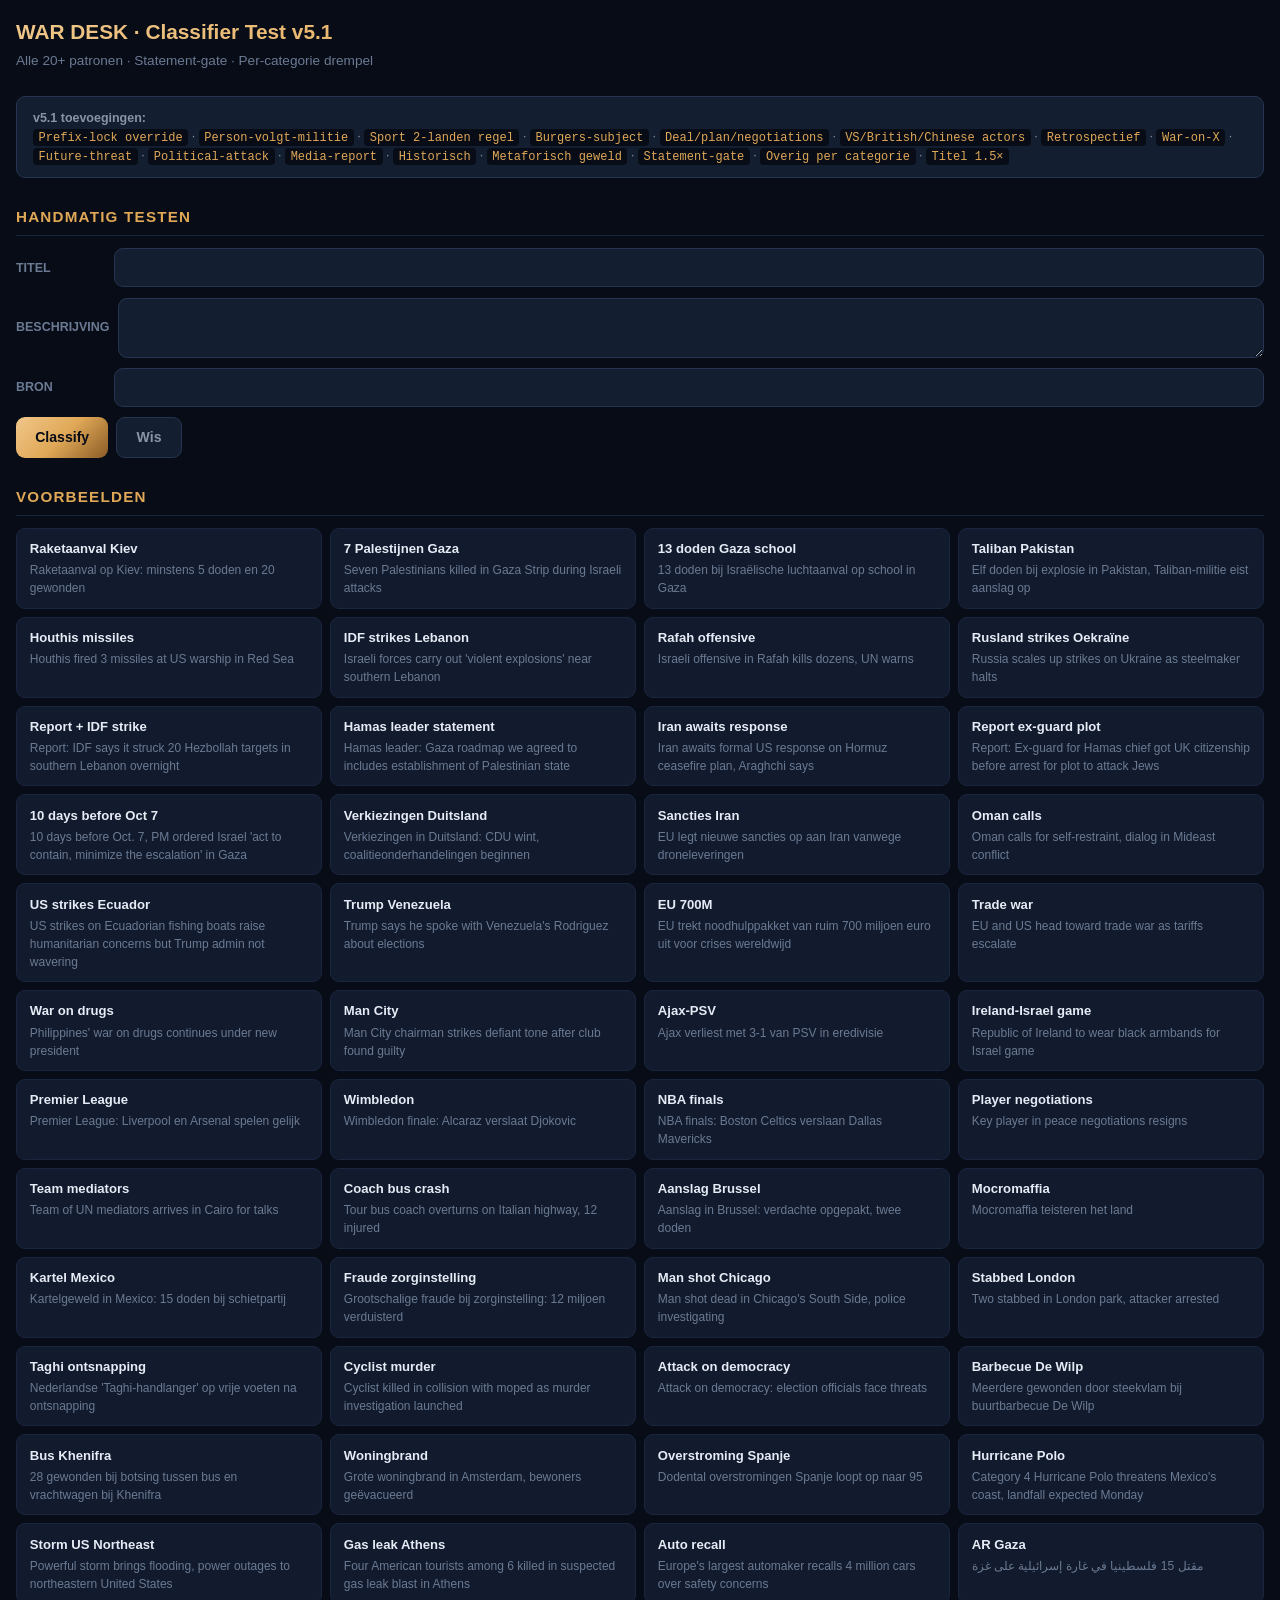
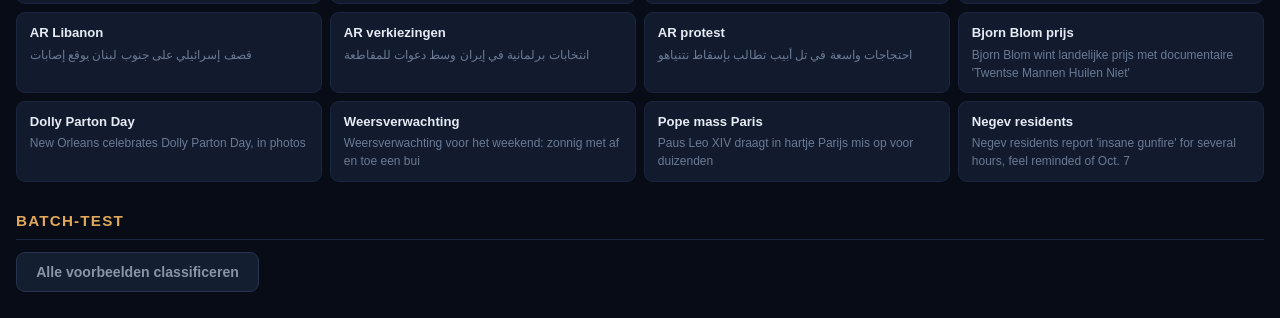
<file: classifier-test.html>
<!DOCTYPE html>
<html lang="nl">
<head>
<meta charset="UTF-8">
<meta name="viewport" content="width=device-width, initial-scale=1.0">
<title>WAR DESK · Classifier Test v5.1</title>
<style>
  :root {
    --bg:#070c16; --bg-3:#131e30; --card:#111b2d; --card-hover:#18253c;
    --line:#1a2540; --line-2:#26344f;
    --ink:#e6ebf5; --ink-2:#8a94a8; --ink-3:#6b7a93;
    --amber:#e0a857; --amber-2:#f0c78a; --amber-3:#8a5c26;
    --militair:#e63950; --crime:#a855f7; --politiek:#3b82f6;
    --protest:#f59e0b; --civiel:#6b7a93; --sport:#10b981; --overig:#6b7280;
    --good:#10b981; --warn:#f59e0b; --bad:#ef4444;
  }
  * { box-sizing: border-box; margin: 0; padding: 0; }
  body { font-family: 'Inter', -apple-system, sans-serif; background: var(--bg); color: var(--ink); padding: 1rem; line-height: 1.5; font-size: 15px; }
  h1 { font-size: 1.3rem; background: linear-gradient(135deg, var(--amber-2), var(--amber), var(--amber-3)); -webkit-background-clip: text; background-clip: text; -webkit-text-fill-color: transparent; margin-bottom: .25rem; }
  .subtitle { color: var(--ink-3); font-size: .85rem; margin-bottom: 1.5rem; }
  h2 { font-size: .95rem; color: var(--amber); text-transform: uppercase; letter-spacing: .08em; margin: 1.75rem 0 .75rem; padding-bottom: .4rem; border-bottom: 1px solid var(--line); }
  .row { display: flex; gap: .5rem; margin-bottom: .65rem; flex-wrap: wrap; }
  .row label { font-size: .78rem; color: var(--ink-3); min-width: 90px; align-self: center; font-weight: 600; text-transform: uppercase; }
  input, textarea { flex: 1; min-width: 200px; padding: .65rem .85rem; background: var(--bg-3); border: 1px solid var(--line-2); color: var(--ink); border-radius: 9px; font-size: .9rem; font-family: inherit; outline: none; }
  input:focus, textarea:focus { border-color: var(--amber); }
  textarea { min-height: 60px; }
  button { padding: .7rem 1.2rem; background: linear-gradient(135deg, var(--amber-2), var(--amber), var(--amber-3)); color: #070c16; border: none; border-radius: 9px; font-weight: 700; font-size: .88rem; cursor: pointer; font-family: inherit; }
  button.secondary { background: var(--bg-3); color: var(--ink-2); border: 1px solid var(--line-2); }
  .result { background: var(--card); border: 1px solid var(--line); border-radius: 12px; padding: 1.1rem 1.25rem; margin-top: 1rem; }
  .result.cat-militair { border-left: 4px solid var(--militair); }
  .result.cat-crime { border-left: 4px solid var(--crime); }
  .result.cat-politiek { border-left: 4px solid var(--politiek); }
  .result.cat-protest { border-left: 4px solid var(--protest); }
  .result.cat-civiel { border-left: 4px solid var(--civiel); }
  .result.cat-sport { border-left: 4px solid var(--sport); }
  .result.cat-overig { border-left: 4px solid var(--overig); }
  .result-header { display: flex; align-items: center; gap: .6rem; flex-wrap: wrap; margin-bottom: .75rem; padding-bottom: .75rem; border-bottom: 1px solid var(--line); }
  .badge { display: inline-flex; align-items: center; gap: .4rem; padding: .35rem .85rem; border-radius: 999px; font-size: .82rem; font-weight: 700; text-transform: uppercase; }
  .badge.militair { background: rgba(230,57,80,.15); color: #ff6070; border: 1px solid rgba(230,57,80,.4); }
  .badge.crime { background: rgba(168,85,247,.15); color: #c084fc; border: 1px solid rgba(168,85,247,.4); }
  .badge.politiek { background: rgba(59,130,246,.15); color: #60a5fa; border: 1px solid rgba(59,130,246,.4); }
  .badge.protest { background: rgba(245,158,11,.15); color: #fbbf24; border: 1px solid rgba(245,158,11,.4); }
  .badge.civiel { background: rgba(107,122,147,.15); color: #8a94a8; border: 1px solid rgba(107,122,147,.4); }
  .badge.sport { background: rgba(16,185,129,.15); color: #34d399; border: 1px solid rgba(16,185,129,.4); }
  .badge.overig { background: rgba(107,114,128,.15); color: #9ca3af; border: 1px solid rgba(107,114,128,.4); }
  .badge.subtype { background: var(--bg-3); color: var(--ink-2); border: 1px solid var(--line-2); }
  .badge.lang { background: var(--bg-3); color: #93c5fd; border: 1px solid rgba(59,130,246,.4); }
  .conf { margin-left: auto; font-size: .8rem; color: var(--ink-3); display: flex; align-items: center; gap: .5rem; }
  .conf-bar { width: 100px; height: 6px; background: var(--bg-3); border-radius: 3px; overflow: hidden; }
  .conf-fill { height: 100%; background: var(--good); }
  .conf-fill.med { background: var(--warn); }
  .conf-fill.low { background: var(--bad); }
  .scores-grid { display: grid; grid-template-columns: repeat(5, 1fr); gap: .4rem; margin-top: .75rem; }
  .score-box { background: var(--bg-3); border: 1px solid var(--line-2); border-radius: 8px; padding: .55rem .35rem; text-align: center; }
  .score-box .cat { font-size: .6rem; text-transform: uppercase; font-weight: 700; margin-bottom: .2rem; color: var(--ink-3); }
  .score-box .val { font-size: 1.2rem; font-weight: 800; }
  .score-box.militair .val { color: var(--militair); }
  .score-box.crime .val { color: var(--crime); }
  .score-box.politiek .val { color: var(--politiek); }
  .score-box.protest .val { color: var(--protest); }
  .score-box.civiel .val { color: var(--civiel); }
  .signals { margin-top: .75rem; padding-top: .75rem; border-top: 1px solid var(--line); font-size: .82rem; }
  .signal-line { margin-bottom: .35rem; }
  .signal-cat { font-weight: 700; color: var(--ink); }
  .signal-word { display: inline-block; background: var(--bg-3); border: 1px solid var(--line-2); padding: .1rem .45rem; margin: .1rem .15rem; border-radius: 5px; font-size: .72rem; }
  .meta-line { margin-top: .5rem; padding-top: .5rem; border-top: 1px solid var(--line); font-size: .75rem; color: var(--ink-3); }
  .meta-tag { display: inline-block; background: var(--bg-3); border: 1px solid var(--line-2); padding: .15rem .5rem; margin-right: .3rem; margin-bottom: .2rem; border-radius: 5px; }
  .meta-tag.ok { color: var(--good); border-color: rgba(16,185,129,.4); }
  .meta-tag.warn { color: var(--warn); border-color: rgba(245,158,11,.4); }
  .meta-tag.info { color: #60a5fa; border-color: rgba(59,130,246,.4); }
  .meta-tag.sport { color: var(--sport); border-color: rgba(16,185,129,.4); }
  .presets { display: grid; grid-template-columns: repeat(auto-fill, minmax(300px, 1fr)); gap: .5rem; margin-top: .75rem; }
  .preset { background: var(--card); border: 1px solid var(--line); border-radius: 9px; padding: .65rem .8rem; cursor: pointer; font-size: .82rem; }
  .preset:hover { background: var(--card-hover); border-color: var(--amber); }
  .preset-title { font-weight: 700; margin-bottom: .15rem; }
  .preset-desc { color: var(--ink-3); font-size: .75rem; }
  .batch-table { width: 100%; border-collapse: collapse; margin-top: .75rem; font-size: .78rem; }
  .batch-table th { text-align: left; padding: .5rem .45rem; background: var(--bg-3); color: var(--ink-3); font-size: .65rem; text-transform: uppercase; border-bottom: 1px solid var(--line-2); }
  .batch-table td { padding: .5rem .45rem; border-bottom: 1px solid var(--line); }
  .batch-table .cat-cell { font-weight: 700; white-space: nowrap; }
  .batch-table .cat-militair { color: var(--militair); }
  .batch-table .cat-crime { color: var(--crime); }
  .batch-table .cat-politiek { color: var(--politiek); }
  .batch-table .cat-protest { color: var(--protest); }
  .batch-table .cat-civiel { color: var(--civiel); }
  .batch-table .cat-sport { color: var(--sport); }
  .batch-table .cat-overig { color: var(--overig); }
  .legend { background: var(--bg-3); border: 1px solid var(--line-2); border-radius: 9px; padding: .75rem 1rem; font-size: .78rem; color: var(--ink-2); margin-top: 1rem; }
  .legend code { background: var(--bg); padding: .1rem .35rem; border-radius: 4px; color: var(--amber); font-size: .75rem; }
  .stat-row { display: grid; grid-template-columns: repeat(auto-fit, minmax(120px, 1fr)); gap: .5rem; margin-top: .75rem; }
  .stat-box { background: var(--card); border: 1px solid var(--line); border-radius: 9px; padding: .6rem .75rem; text-align: center; }
  .stat-box .v { font-size: 1.4rem; font-weight: 800; }
  .stat-box .k { font-size: .68rem; color: var(--ink-3); text-transform: uppercase; }
  .stat-box.good .v { color: var(--good); }
  .stat-box.warn .v { color: var(--warn); }
  .stat-box.bad .v { color: var(--bad); }
</style>
</head>
<body>

<h1>WAR DESK · Classifier Test v5.1</h1>
<div class="subtitle">Alle 20+ patronen · Statement-gate · Per-categorie drempel</div>

<div class="legend">
  <strong>v5.1 toevoegingen:</strong><br>
  <code>Prefix-lock override</code> ·
  <code>Person-volgt-militie</code> ·
  <code>Sport 2-landen regel</code> ·
  <code>Burgers-subject</code> ·
  <code>Deal/plan/negotiations</code> ·
  <code>VS/British/Chinese actors</code> ·
  <code>Retrospectief</code> ·
  <code>War-on-X</code> ·
  <code>Future-threat</code> ·
  <code>Political-attack</code> ·
  <code>Media-report</code> ·
  <code>Historisch</code> ·
  <code>Metaforisch geweld</code> ·
  <code>Statement-gate</code> ·
  <code>Overig per categorie</code> ·
  <code>Titel 1.5×</code>
</div>

<h2>Handmatig testen</h2>
<div class="row"><label>Titel</label><input type="text" id="inTitle"></div>
<div class="row"><label>Beschrijving</label><textarea id="inDesc"></textarea></div>
<div class="row"><label>Bron</label><input type="text" id="inSource"></div>
<div class="row">
  <button id="btnClassify">Classify</button>
  <button class="secondary" id="btnClear">Wis</button>
</div>
<div id="result"></div>

<h2>Voorbeelden</h2>
<div class="presets" id="presets"></div>

<h2>Batch-test</h2>
<div class="row"><button class="secondary" id="btnBatch">Alle voorbeelden classificeren</button></div>
<div id="batchResult"></div>

<script src="classifier.js?v=5.1"></script>
<script>
(function(){
  "use strict";

  var PRESETS = [
    /* MILITAIR — echte acties */
    { label:"Raketaanval Kiev", title:"Raketaanval op Kiev: minstens 5 doden en 20 gewonden", desc:"Rusland heeft raketten afgevuurd op Kiev.", source:"Reuters", expected:"militair" },
    { label:"7 Palestijnen Gaza", title:"Seven Palestinians killed in Gaza Strip during Israeli attacks", desc:"The Health Ministry says seven Palestinians were killed in Israeli strikes.", source:"Al Jazeera", expected:"militair" },
    { label:"13 doden Gaza school", title:"13 doden bij Israëlische luchtaanval op school in Gaza", desc:"Bij een Israëlische luchtaanval zijn dertien mensen gedood.", source:"NOS", expected:"militair" },
    { label:"Taliban Pakistan", title:"Elf doden bij explosie in Pakistan, Taliban-militie eist aanslag op", desc:"Bij een explosie in Pakistan zijn elf mensen omgekomen.", source:"NOS", expected:"militair" },
    { label:"Houthis missiles", title:"Houthis fired 3 missiles at US warship in Red Sea", desc:"Houthi forces fired three missiles at a US warship.", source:"Al Jazeera", expected:"militair" },
    { label:"IDF strikes Lebanon", title:"Israeli forces carry out 'violent explosions' near southern Lebanon", desc:"Israeli forces carried out explosions near Khiam.", source:"Al Jazeera", expected:"militair" },
    { label:"Rafah offensive", title:"Israeli offensive in Rafah kills dozens, UN warns", desc:"Israeli forces launched an offensive in Rafah.", source:"Reuters", expected:"militair" },
    { label:"Rusland strikes Oekraïne", title:"Russia scales up strikes on Ukraine as steelmaker halts", desc:"Russia has intensified its missile strikes on Ukrainian infrastructure.", source:"Reuters", expected:"militair" },
    { label:"Report + IDF strike", title:"Report: IDF says it struck 20 Hezbollah targets in southern Lebanon overnight", desc:"The IDF said it struck 20 Hezbollah targets.", source:"Times of Israel", expected:"militair" },

    /* POLITIEK — statements/retrospectief */
    { label:"Hamas leader statement", title:"Hamas leader: Gaza roadmap we agreed to includes establishment of Palestinian state", desc:"A Hamas leader said the roadmap includes a Palestinian state.", source:"Al Jazeera", expected:"politiek" },
    { label:"Iran awaits response", title:"Iran awaits formal US response on Hormuz ceasefire plan, Araghchi says", desc:"Iran's foreign minister says Iran awaits a response.", source:"Reuters", expected:"politiek" },
    { label:"Report ex-guard plot", title:"Report: Ex-guard for Hamas chief got UK citizenship before arrest for plot to attack Jews", desc:"According to a report, a former guard got UK citizenship.", source:"Times of Israel", expected:"politiek" },
    { label:"10 days before Oct 7", title:"10 days before Oct. 7, PM ordered Israel 'act to contain, minimize the escalation' in Gaza", desc:"A report says the PM ordered Israel to act.", source:"Haaretz", expected:"politiek" },
    { label:"Verkiezingen Duitsland", title:"Verkiezingen in Duitsland: CDU wint, coalitieonderhandelingen beginnen", desc:"CDU heeft gewonnen.", source:"NOS", expected:"politiek" },
    { label:"Sancties Iran", title:"EU legt nieuwe sancties op aan Iran vanwege droneleveringen", desc:"De EU heeft sancties aangekondigd.", source:"Reuters", expected:"politiek" },
    { label:"Oman calls", title:"Oman calls for self-restraint, dialog in Mideast conflict", desc:"Oman called for restraint and dialogue.", source:"Reuters", expected:"politiek" },
    { label:"US strikes Ecuador", title:"US strikes on Ecuadorian fishing boats raise humanitarian concerns but Trump admin not wavering", desc:"The US strikes raise concerns.", source:"Reuters", expected:"politiek" },
    { label:"Trump Venezuela", title:"Trump says he spoke with Venezuela's Rodriguez about elections", desc:"Trump said he spoke with Rodriguez.", source:"Reuters", expected:"politiek" },
    { label:"EU 700M", title:"EU trekt noodhulppakket van ruim 700 miljoen euro uit voor crises wereldwijd", desc:"De EU heeft noodhulp aangekondigd.", source:"NOS", expected:"politiek" },
    { label:"Trade war", title:"EU and US head toward trade war as tariffs escalate", desc:"Trade war between EU and US.", source:"Reuters", expected:"politiek" },
    { label:"War on drugs", title:"Philippines' war on drugs continues under new president", desc:"The war on drugs continues.", source:"AP", expected:"politiek" },

    /* SPORT — verborgen */
    { label:"Man City", title:"Man City chairman strikes defiant tone after club found guilty", desc:"Manchester City chairman responded.", source:"BBC Sport", expected:"sport" },
    { label:"Ajax-PSV", title:"Ajax verliest met 3-1 van PSV in eredivisie", desc:"Ajax verloor van PSV.", source:"NOS Sport", expected:"sport" },
    { label:"Ireland-Israel game", title:"Republic of Ireland to wear black armbands for Israel game", desc:"Ireland to wear armbands for Israel game.", source:"BBC", expected:"sport" },
    { label:"Premier League", title:"Premier League: Liverpool en Arsenal spelen gelijk", desc:"Liverpool en Arsenal speelden gelijk.", source:"BBC Sport", expected:"sport" },
    { label:"Wimbledon", title:"Wimbledon finale: Alcaraz verslaat Djokovic", desc:"Alcaraz won van Djokovic.", source:"Eurosport", expected:"sport" },
    { label:"NBA finals", title:"NBA finals: Boston Celtics verslaan Dallas Mavericks", desc:"Boston Celtics wonnen.", source:"ESPN", expected:"sport" },

    /* SPORT-grensgevallen — moeten NIET sport zijn */
    { label:"Player negotiations", title:"Key player in peace negotiations resigns", desc:"A key player resigned.", source:"Reuters", expected:"politiek" },
    { label:"Team mediators", title:"Team of UN mediators arrives in Cairo for talks", desc:"A team of UN mediators arrived.", source:"Reuters", expected:"politiek" },
    { label:"Coach bus crash", title:"Tour bus coach overturns on Italian highway, 12 injured", desc:"A coach overturned.", source:"ANSA", expected:"civiel" },

    /* CRIME */
    { label:"Aanslag Brussel", title:"Aanslag in Brussel: verdachte opgepakt, twee doden", desc:"Bij een aanslag in Brussel zijn twee mensen omgekomen.", source:"VRT NWS", expected:"crime" },
    { label:"Mocromaffia", title:"Mocromaffia teisteren het land", desc:"De Mocromaffia teistert Nederland.", source:"De Telegraaf", expected:"crime" },
    { label:"Kartel Mexico", title:"Kartelgeweld in Mexico: 15 doden bij schietpartij", desc:"Bij een schietpartij zijn 15 mensen omgekomen.", source:"Reuters", expected:"crime" },
    { label:"Fraude zorginstelling", title:"Grootschalige fraude bij zorginstelling: 12 miljoen verduisterd", desc:"12 miljoen euro verduisterd.", source:"FD", expected:"crime" },
    { label:"Man shot Chicago", title:"Man shot dead in Chicago's South Side, police investigating", desc:"A man was shot dead.", source:"CBS News", expected:"crime" },
    { label:"Stabbed London", title:"Two stabbed in London park, attacker arrested", desc:"Two stabbed in London park.", source:"BBC", expected:"crime" },
    { label:"Taghi ontsnapping", title:"Nederlandse 'Taghi-handlanger' op vrije voeten na ontsnapping", desc:"Handlanger ontsnapte.", source:"AD.nl", expected:"crime" },
    { label:"Cyclist murder", title:"Cyclist killed in collision with moped as murder investigation launched", desc:"A cyclist was killed and a murder investigation is underway.", source:"NOS", expected:"crime" },
    { label:"Attack on democracy", title:"Attack on democracy: election officials face threats", desc:"Election officials face threats.", source:"AP", expected:"politiek" },

    /* CIVIEL */
    { label:"Barbecue De Wilp", title:"Meerdere gewonden door steekvlam bij buurtbarbecue De Wilp", desc:"Gewonden bij barbecue.", source:"AD.nl", expected:"civiel" },
    { label:"Bus Khenifra", title:"28 gewonden bij botsing tussen bus en vrachtwagen bij Khenifra", desc:"28 gewonden bij botsing.", source:"MAROKKO.nl", expected:"civiel" },
    { label:"Woningbrand", title:"Grote woningbrand in Amsterdam, bewoners geëvacueerd", desc:"Grote woningbrand.", source:"AT5", expected:"civiel" },
    { label:"Overstroming Spanje", title:"Dodental overstromingen Spanje loopt op naar 95", desc:"Dodental naar 95.", source:"El País", expected:"civiel" },
    { label:"Hurricane Polo", title:"Category 4 Hurricane Polo threatens Mexico's coast, landfall expected Monday", desc:"Hurricane Polo threatens Mexico.", source:"Reuters", expected:"civiel" },
    { label:"Storm US Northeast", title:"Powerful storm brings flooding, power outages to northeastern United States", desc:"Storm brings flooding to US Northeast.", source:"AP", expected:"civiel" },
    { label:"Gas leak Athens", title:"Four American tourists among 6 killed in suspected gas leak blast in Athens", desc:"Six died in a suspected gas leak explosion.", source:"France24", expected:"civiel" },
    { label:"Auto recall", title:"Europe's largest automaker recalls 4 million cars over safety concerns", desc:"Automaker recalls cars.", source:"Reuters", expected:"civiel" },

    /* ARABISCH */
    { label:"AR Gaza", title:"مقتل 15 فلسطينيا في غارة إسرائيلية على غزة", desc:"قتل 15 فلسطينيا.", source:"Al Jazeera AR", expected:"militair" },
    { label:"AR Libanon", title:"قصف إسرائيلي على جنوب لبنان يوقع إصابات", desc:"قصف إسرائيلي.", source:"Anadolu AR", expected:"militair" },
    { label:"AR verkiezingen", title:"انتخابات برلمانية في إيران وسط دعوات للمقاطعة", desc:"انتخابات برلمانية.", source:"Al Arabiya", expected:"politiek" },
    { label:"AR protest", title:"احتجاجات واسعة في تل أبيب تطالب بإسقاط نتنياهو", desc:"احتجاجات واسعة.", source:"Al Jazeera AR", expected:"protest" },

    /* OVERIG — moet overig zijn */
    { label:"Bjorn Blom prijs", title:"Bjorn Blom wint landelijke prijs met documentaire 'Twentse Mannen Huilen Niet'", desc:"Documentaire wint prijs.", source:"NOS", expected:"overig" },
    { label:"Dolly Parton Day", title:"New Orleans celebrates Dolly Parton Day, in photos", desc:"Celebrations in New Orleans.", source:"AP", expected:"overig" },
    { label:"Weersverwachting", title:"Weersverwachting voor het weekend: zonnig met af en toe een bui", desc:"Zonnig.", source:"KNMI", expected:"overig" },
    { label:"Pope mass Paris", title:"Paus Leo XIV draagt in hartje Parijs mis op voor duizenden", desc:"Paus draagt mis op.", source:"NOS", expected:"overig" },
    { label:"Negev residents", title:"Negev residents report 'insane gunfire' for several hours, feel reminded of Oct. 7", desc:"Residents report gunfire.", source:"Times of Israel", expected:"overig" }
  ];

  function esc(s){ return String(s==null?"":s).replace(/[&<>"']/g, function(c){ return {"&":"&amp;","<":"&lt;",">":"&gt;",'"':"&quot;","'":"&#39;"}[c]; }); }
  function catLabel(cat){ return { militair:"Militair", crime:"Crime", politiek:"Politiek", protest:"Protest", civiel:"Civiel", sport:"Sport", overig:"Overig" }[cat] || cat; }

  function renderSignals(signals){
    var out = [];
    ["militair","crime","politiek","protest","civiel"].forEach(function(cat){
      var hits = signals[cat];
      if (!hits || !hits.length) return;
      var words = hits.map(function(h){
        return '<span class="signal-word">' + esc(h.word) + ' <sub>' + h.weight + '</sub></span>';
      }).join("");
      out.push('<div class="signal-line"><span class="signal-cat">' + catLabel(cat) + ':</span> ' + words + '</div>');
    });
    return out.join("") || '<div class="signal-line"><em>Geen signaalwoorden</em></div>';
  }

  function renderMeta(meta){
    var tags = [];
    if (meta.sportBlocked) tags.push('<span class="meta-tag sport">🚫 Sport (' + esc(meta.sportBy) + ')</span>');
    if (meta.triplet && meta.triplet.isLocked) tags.push('<span class="meta-tag ok">🔒 Triplet-lock</span>');
    if (meta.triplet && meta.triplet.personAfterMilitia) tags.push('<span class="meta-tag warn">Person-volgt-militie</span>');
    if (meta.mode && meta.mode.isStatement) tags.push('<span class="meta-tag warn">Statement (' + esc(meta.mode.reason || '') + ')</span>');
    if (meta.terrorWord) tags.push('<span class="meta-tag warn">Terror: ' + esc(meta.terrorWord) + '</span>');
    if (meta.reason) tags.push('<span class="meta-tag warn">Reden: ' + esc(meta.reason) + '</span>');
    if (!tags.length) tags.push('<span class="meta-tag">Geen speciale regels</span>');
    return tags.join("");
  }

  function renderResult(result){
    var el = document.getElementById("result");
    var confClass = result.confidence >= 85 ? "" : (result.confidence >= 65 ? "med" : "low");
    var html = '<div class="result cat-' + result.category + '">';
    html += '<div class="result-header">';
    html += '<span class="badge ' + result.category + '">' + catLabel(result.category) + '</span>';
    if (result.subtype) html += '<span class="badge subtype">' + esc(result.subtype) + '</span>';
    if (result.lang) html += '<span class="badge lang">' + result.lang.toUpperCase() + '</span>';
    if (result.isFiltered) html += '<span class="badge subtype" style="color:#f59e0b">🚫 GEFILTERD</span>';
    html += '<span class="conf"><span>' + result.confidence + '%</span><span class="conf-bar"><span class="conf-fill ' + confClass + '" style="width:' + result.confidence + '%"></span></span></span>';
    html += '</div>';
    if (result.scores && Object.keys(result.scores).length){
      html += '<div class="scores-grid">';
      ["militair","crime","politiek","protest","civiel"].forEach(function(c){
        html += '<div class="score-box ' + c + '"><div class="cat">' + catLabel(c) + '</div><div class="val">' + (result.scores[c] || 0) + '</div></div>';
      });
      html += '</div>';
      html += '<div class="signals">' + renderSignals(result.signals || {}) + '</div>';
    }
    html += '<div class="meta-line">' + renderMeta(result.meta || {}) + '</div>';
    html += '</div>';
    el.innerHTML = html;
  }

  function classifyNow(){
    if (!window.WDClassifier) { alert("classifier.js niet geladen!"); return; }
    renderResult(window.WDClassifier.classify(
      document.getElementById("inTitle").value,
      document.getElementById("inDesc").value,
      document.getElementById("inSource").value
    ));
  }

  function fillForm(p){
    document.getElementById("inTitle").value = p.title;
    document.getElementById("inDesc").value = p.desc;
    document.getElementById("inSource").value = p.source;
    classifyNow();
    document.getElementById("result").scrollIntoView({ behavior:"smooth", block:"start" });
  }

  function clearForm(){
    document.getElementById("inTitle").value = "";
    document.getElementById("inDesc").value = "";
    document.getElementById("inSource").value = "";
    document.getElementById("result").innerHTML = "";
  }

  function renderPresets(){
    var wrap = document.getElementById("presets");
    var html = "";
    PRESETS.forEach(function(p, i){
      html += '<div class="preset" data-idx="' + i + '"><div class="preset-title">' + esc(p.label) + '</div><div class="preset-desc">' + esc(p.title) + '</div></div>';
    });
    wrap.innerHTML = html;
    wrap.querySelectorAll(".preset").forEach(function(el){
      el.addEventListener("click", function(){ fillForm(PRESETS[parseInt(el.dataset.idx, 10)]); });
    });
  }

  function runBatch(){
    var wrap = document.getElementById("batchResult");
    if (!window.WDClassifier) { wrap.innerHTML = "classifier.js niet geladen"; return; }
    var html = '<table class="batch-table"><thead><tr><th>#</th><th>Label</th><th>Resultaat</th><th>Subtype</th><th>Conf</th><th>Verwacht</th></tr></thead><tbody>';
    var correct = 0;
    var byCat = {};
    PRESETS.forEach(function(p, i){
      var r = window.WDClassifier.classify(p.title, p.desc, p.source);
      var ok = (r.category === p.expected);
      if (ok) correct++;
      if (!byCat[p.expected]) byCat[p.expected] = {ok:0, tot:0};
      byCat[p.expected].tot++;
      if (ok) byCat[p.expected].ok++;
      var rowStyle = ok ? "" : ' style="background:rgba(239,68,68,.08)"';
      html += '<tr' + rowStyle + '>';
      html += '<td>' + (i+1) + '</td>';
      html += '<td>' + esc(p.label) + '</td>';
      html += '<td class="cat-cell cat-' + r.category + '">' + catLabel(r.category) + '</td>';
      html += '<td>' + esc(r.subtype) + '</td>';
      html += '<td>' + r.confidence + '%</td>';
      html += '<td>' + (ok ? '<span style="color:#10b981">✓ ' + catLabel(p.expected) + '</span>' : '<span style="color:#ef4444">✗ ' + catLabel(p.expected) + '</span>') + '</td>';
      html += '</tr>';
    });
    html += '</tbody></table>';
    var total = PRESETS.length;
    var pct = Math.round(correct / total * 100);
    var cls = correct === total ? "good" : (pct >= 85 ? "warn" : "bad");
    html += '<div class="stat-row">';
    html += '<div class="stat-box ' + cls + '"><div class="v">' + correct + '/' + total + '</div><div class="k">Correct (' + pct + '%)</div></div>';
    ["militair","crime","politiek","protest","civiel","sport","overig"].forEach(function(c){
      if (!byCat[c] || byCat[c].tot === 0) return;
      var cCls = byCat[c].ok === byCat[c].tot ? "good" : (byCat[c].ok >= byCat[c].tot * 0.8 ? "warn" : "bad");
      html += '<div class="stat-box ' + cCls + '"><div class="v">' + byCat[c].ok + '/' + byCat[c].tot + '</div><div class="k">' + catLabel(c) + '</div></div>';
    });
    html += '</div>';
    wrap.innerHTML = html;
  }

  document.addEventListener("DOMContentLoaded", function(){
    document.getElementById("btnClassify").addEventListener("click", classifyNow);
    document.getElementById("btnClear").addEventListener("click", clearForm);
    document.getElementById("btnBatch").addEventListener("click", runBatch);
    renderPresets();
  });

})();
</script>

</body>
</html>
</file>
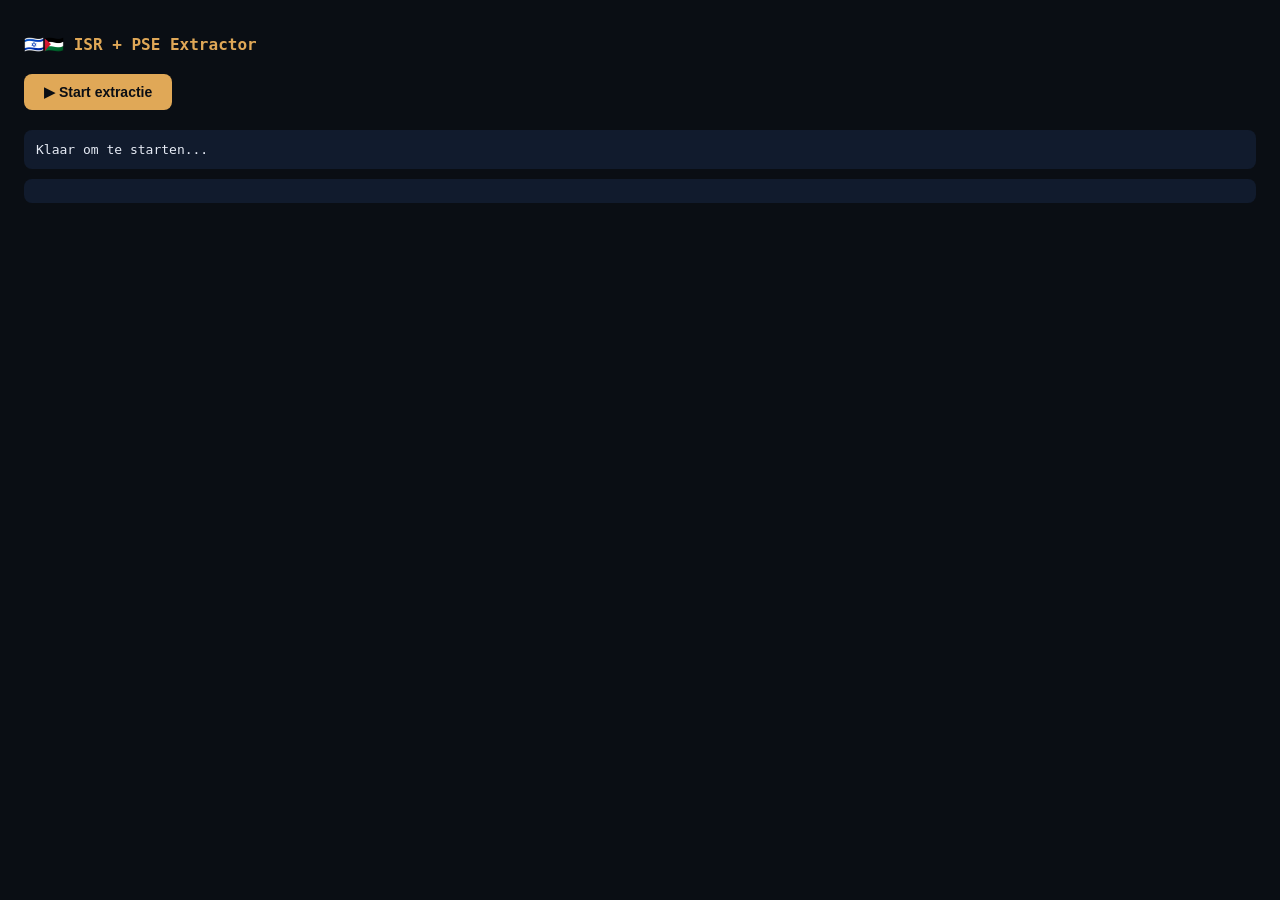
<file: districts-tool.html>
<!DOCTYPE html>
<html>
<head>
<meta charset="UTF-8">
<title>ISR + PSE Extractor</title>
<style>
body { background:#0a0e14; color:#e6ebf5; font-family:monospace; padding:16px; }
h1 { color:#e0a857; font-size:16px; }
#status { padding:12px; margin:10px 0; background:#111b2d; border-radius:8px; }
#result { white-space:pre-wrap; background:#111b2d; padding:12px; border-radius:8px; font-size:11px; line-height:1.4; }
button { background:#e0a857; color:#0a0e14; border:0; padding:10px 20px; border-radius:8px; font-weight:700; font-size:14px; margin:10px 0; cursor:pointer; }
</style>
</head>
<body>
<h1>🇮🇱🇵🇸 ISR + PSE Extractor</h1>
<button onclick="run()">▶ Start extractie</button>
<div id="status">Klaar om te starten...</div>
<div id="result"></div>

<script>
const PROXIES = [
  'https://newsfeed2.hassanbadri814.workers.dev/?url=',
  'https://nieuwsproxy.hassanbadri814.workers.dev/?url=',
  'https://api.allorigins.win/raw?url='
];

async function fetchGadm(baseUrl) {
  for (let i = 0; i < PROXIES.length; i++) {
    try {
      const url = PROXIES[i] + encodeURIComponent(baseUrl);
      const r = await fetch(url);
      if (!r.ok) throw new Error('HTTP ' + r.status);
      return await r.json();
    } catch(e) { /* probeer volgende proxy */ }
  }
  throw new Error('Alle proxies faalden voor ' + baseUrl);
}

async function run() {
  const statusEl = document.getElementById('status');
  const resultEl = document.getElementById('result');
  statusEl.textContent = 'Bezig met laden... (kan 30-60 sec duren)';
  resultEl.textContent = '';

  const countries = [
    { code: 'ISR', label: '🇮🇱 Israël',   url: 'https://geodata.ucdavis.edu/gadm/gadm4.1/json/gadm41_ISR_1.json' },
    { code: 'PSE', label: '🇵🇸 Palestina', url: 'https://geodata.ucdavis.edu/gadm/gadm4.1/json/gadm41_PSE_1.json' }
  ];

  let out = '';

  for (const c of countries) {
    try {
      statusEl.textContent = 'Laden ' + c.label + '...';
      const data = await fetchGadm(c.url);
      if (!data || !data.features) throw new Error('Geen features');

      out += '═══════════════════════════════════\n';
      out += c.label + ' (' + c.code + ') — TOTAAL: ' + data.features.length + '\n';
      out += '═══════════════════════════════════\n';

      const names = data.features.map(f => {
        const p = f.properties || {};
        return p.NAME_1 || p.NAME_0 || '?';
      });
      names.sort((a,b) => a.localeCompare(b));
      names.forEach(n => { out += '  - ' + n + '\n'; });
      out += '\n';
    } catch(e) {
      out += '═══════════════════════════════════\n';
      out += c.label + ' — FOUT: ' + e.message + '\n\n';
    }
  }

  statusEl.innerHTML = '✅ Klaar';
  resultEl.textContent = out;
}
</script>
</body>
</html>
</file>
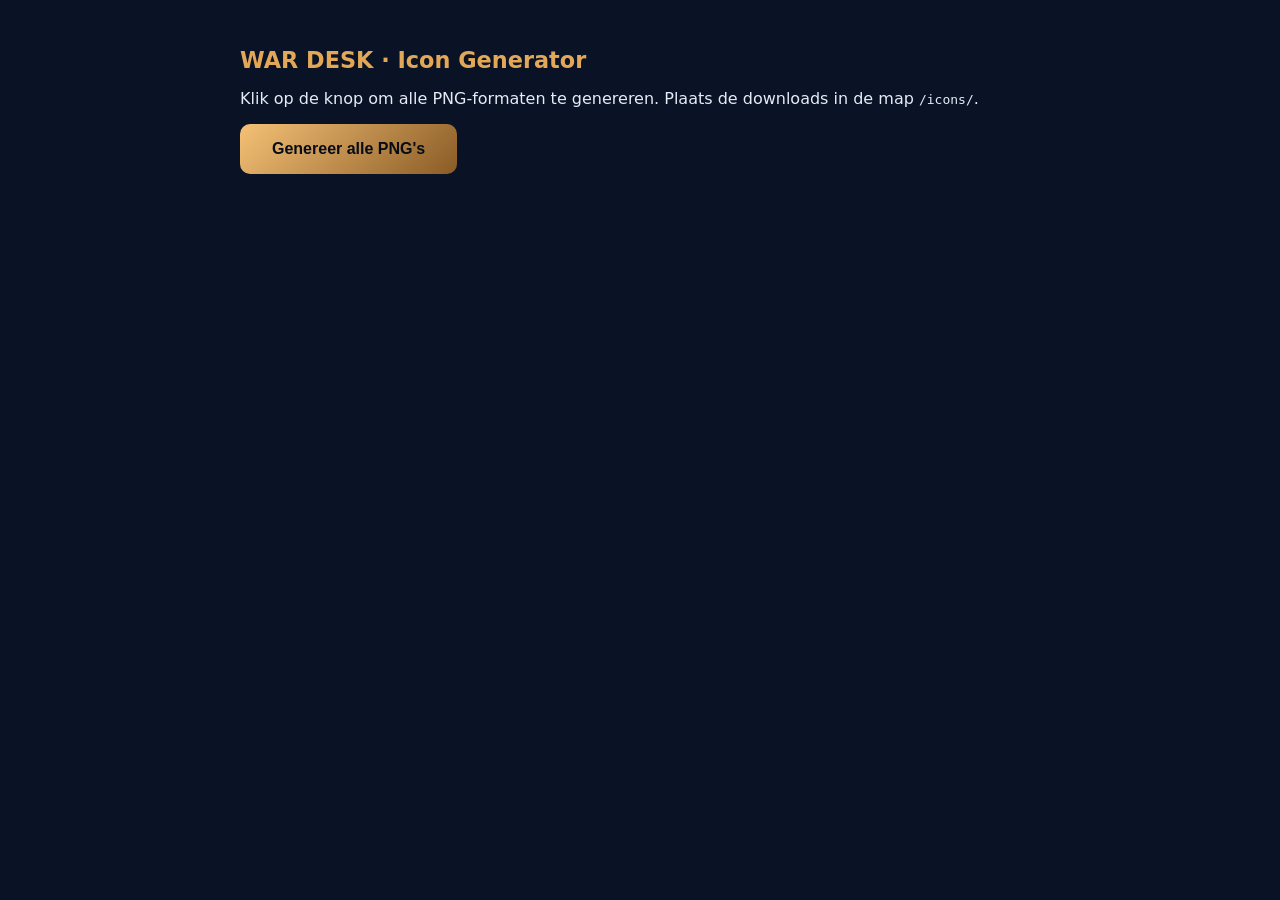
<file: icon-generator.html>
<!DOCTYPE html>
<html lang="nl">
<head>
<meta charset="UTF-8">
<title>WAR DESK · Icon Generator</title>
<style>
  body{background:#0a1226;color:#e6ebf5;font-family:system-ui,sans-serif;padding:2rem;max-width:800px;margin:0 auto}
  h1{color:#e2a857;font-size:1.4rem}
  button{padding:1rem 2rem;font-size:1rem;background:linear-gradient(135deg,#f5c176,#8a5c26);color:#070c16;border:none;border-radius:10px;font-weight:700;cursor:pointer}
  button:hover{filter:brightness(1.1)}
  #out{margin-top:1.5rem;display:flex;flex-wrap:wrap;gap:.6rem}
  #out a{background:#141e3a;padding:.6rem 1rem;color:#e2a857;text-decoration:none;border-radius:6px;border:1px solid #26344f;font-size:.85rem}
  #out a:hover{border-color:#e2a857}
</style>
</head>
<body>
  <h1>WAR DESK · Icon Generator</h1>
  <p>Klik op de knop om alle PNG-formaten te genereren. Plaats de downloads in de map <code>/icons/</code>.</p>
  <button id="go">Genereer alle PNG's</button>
  <div id="out"></div>
  <script>
    const sizes = [72,96,128,144,152,180,192,384,512];
    const maskableSizes = [192,512];
    let iconsReady = 0;
    const img1 = new Image(); img1.crossOrigin = "anonymous";
    const img2 = new Image(); img2.crossOrigin = "anonymous";
    function onReady(){
      iconsReady++;
      if(iconsReady < 2) return;
      document.getElementById("go").onclick = generate;
    }
    img1.onload = onReady; img1.src = "icon.svg";
    img2.onload = onReady; img2.src = "icon-maskable.svg";
    function generate(){
      const out = document.getElementById("out");
      out.innerHTML = "";
      sizes.forEach(s => exportPNG(img1, s, `icon-${s}.png`, out));
      maskableSizes.forEach(s => exportPNG(img2, s, `icon-maskable-${s}.png`, out));
    }
    function exportPNG(img, size, name, parent){
      const c = document.createElement("canvas");
      c.width = c.height = size;
      const ctx = c.getContext("2d");
      ctx.drawImage(img, 0, 0, size, size);
      c.toBlob(b => {
        const url = URL.createObjectURL(b);
        const a = document.createElement("a");
        a.href = url; a.download = name;
        a.textContent = name;
        parent.appendChild(a);
      }, "image/png");
    }
  </script>
</body>
</html>
</file>
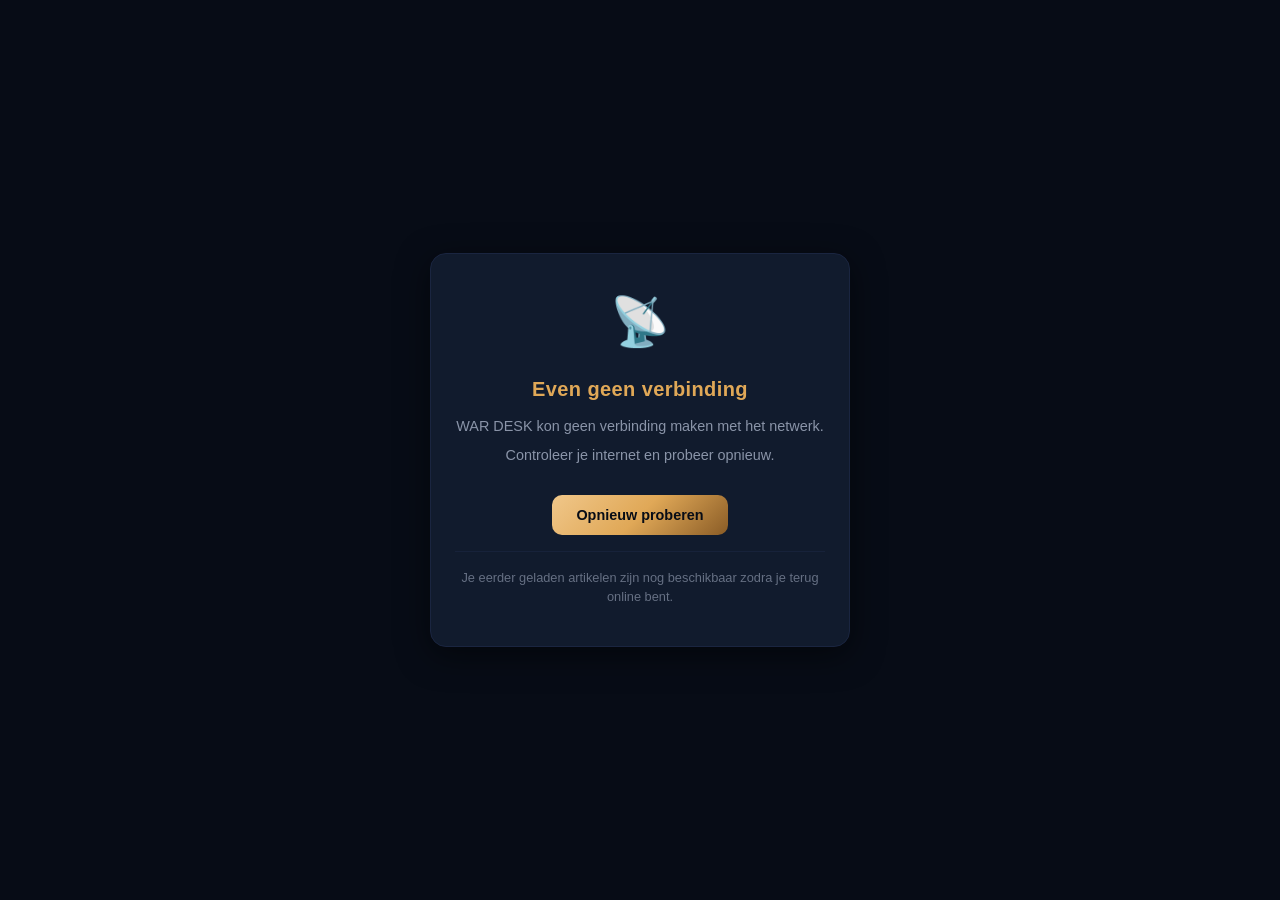
<file: offline.html>
<!DOCTYPE html>
<html lang="nl">
<head>
<meta charset="UTF-8">
<meta name="viewport" content="width=device-width, initial-scale=1.0, viewport-fit=cover">
<meta name="theme-color" content="#070c16">
<title>WAR DESK · Offline</title>
<style>
  :root {
    --bg: #070c16;
    --ink: #e6ebf5;
    --ink-2: #8a94a8;
    --amber: #e0a857;
    --card: #111b2d;
    --line: #1a2540;
  }
  * { box-sizing: border-box; margin: 0; padding: 0; }
  body {
    font-family: -apple-system, BlinkMacSystemFont, 'Segoe UI', Roboto, sans-serif;
    background: var(--bg);
    color: var(--ink);
    min-height: 100vh;
    display: grid;
    place-items: center;
    padding: 1.5rem;
    line-height: 1.5;
  }
  .offline-card {
    max-width: 420px;
    width: 100%;
    background: var(--card);
    border: 1px solid var(--line);
    border-radius: 16px;
    padding: 2rem 1.5rem;
    text-align: center;
    box-shadow: 0 8px 32px rgba(0,0,0,0.5);
  }
  .offline-icon {
    font-size: 3rem;
    margin-bottom: 1rem;
    display: block;
  }
  h1 {
    font-size: 1.25rem;
    font-weight: 700;
    color: var(--amber);
    margin-bottom: 0.75rem;
    letter-spacing: 0.02em;
  }
  p {
    font-size: 0.9rem;
    color: var(--ink-2);
    margin-bottom: 0.5rem;
  }
  .hint {
    font-size: 0.8rem;
    color: var(--ink-2);
    opacity: 0.7;
    margin-top: 1rem;
    padding-top: 1rem;
    border-top: 1px solid var(--line);
  }
  button {
    margin-top: 1.25rem;
    padding: 0.75rem 1.5rem;
    background: linear-gradient(135deg, #f0c78a, #e0a857, #8a5c26);
    color: #070c16;
    border: none;
    border-radius: 10px;
    font-size: 0.9rem;
    font-weight: 700;
    cursor: pointer;
    font-family: inherit;
    transition: filter 0.15s;
  }
  button:hover { filter: brightness(1.1); }
  button:active { transform: scale(0.97); }
</style>
</head>
<body>
<div class="offline-card">
  <span class="offline-icon">📡</span>
  <h1>Even geen verbinding</h1>
  <p>WAR DESK kon geen verbinding maken met het netwerk.</p>
  <p>Controleer je internet en probeer opnieuw.</p>
  <button onclick="location.reload()">Opnieuw proberen</button>
  <p class="hint">Je eerder geladen artikelen zijn nog beschikbaar zodra je terug online bent.</p>
</div>
</body>
</html>
</file>
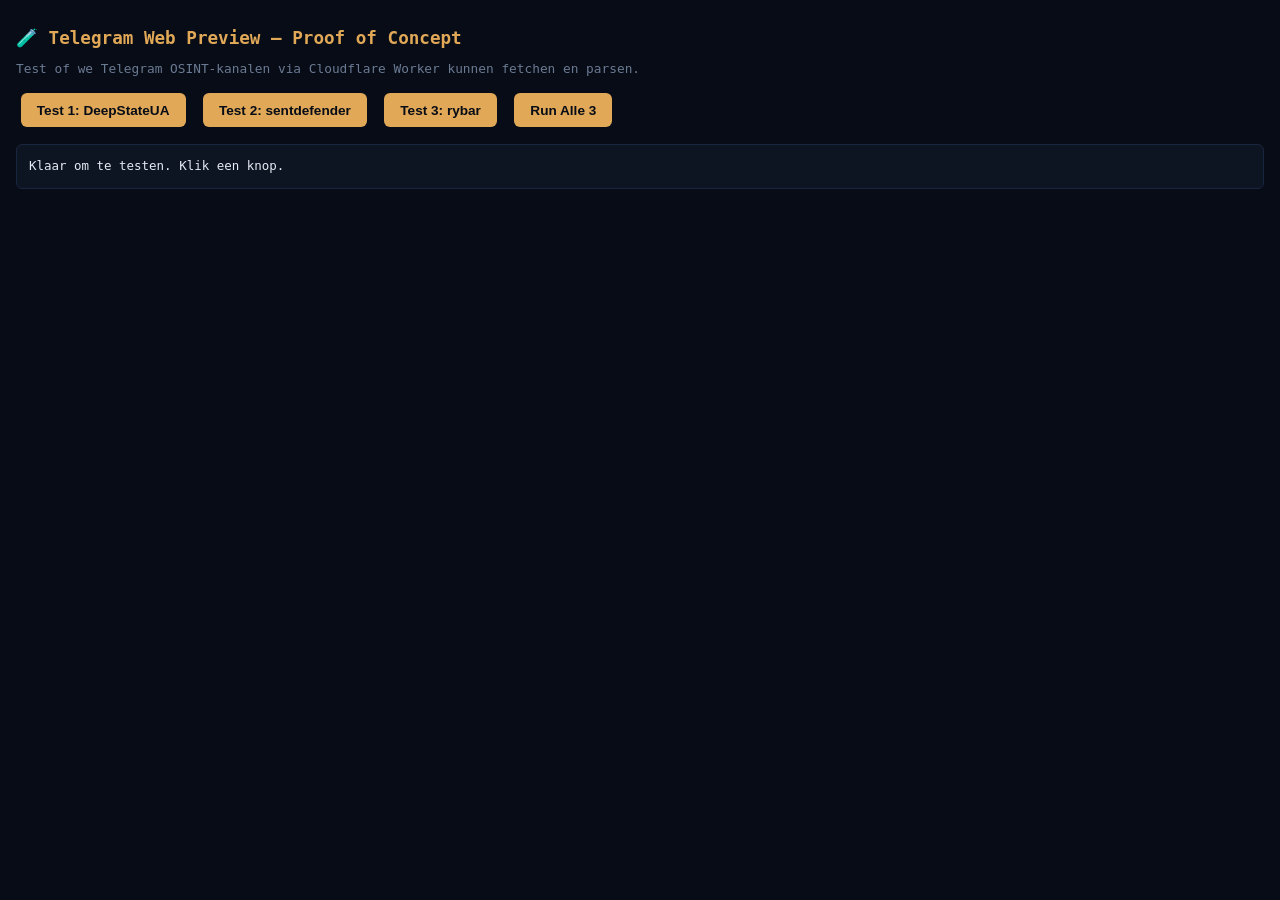
<file: tg-test.html>
<!DOCTYPE html>
<html lang="nl">
<head>
<meta charset="UTF-8">
<meta name="viewport" content="width=device-width, initial-scale=1.0">
<title>Telegram PoC — WAR DESK</title>
<style>
  body { font-family: monospace; background: #070c16; color: #e6ebf5; padding: 1rem; margin: 0; }
  h1 { color: #e0a857; font-size: 1.1rem; }
  button { background: #e0a857; color: #070c16; border: 0; padding: .6rem 1rem; border-radius: 6px; font-weight: 700; margin: .3rem; cursor: pointer; font-size: .85rem; }
  button:disabled { opacity: .5; }
  .log { background: #0d1522; border: 1px solid #1a2540; border-radius: 6px; padding: .75rem; margin-top: .75rem; font-size: .78rem; white-space: pre-wrap; word-break: break-word; line-height: 1.5; max-height: 80vh; overflow-y: auto; }
  .ok { color: #10b981; }
  .err { color: #f87171; }
  .warn { color: #f59e0b; }
  .info { color: #93c5fd; }
  .post { background: #131e30; border-left: 3px solid #e0a857; padding: .6rem; margin: .4rem 0; border-radius: 4px; }
  .post-title { color: #e0a857; font-weight: 700; font-size: .8rem; margin-bottom: .3rem; }
  .post-meta { color: #6b7a93; font-size: .7rem; margin-bottom: .4rem; }
  .post-text { color: #e6ebf5; font-size: .78rem; line-height: 1.4; }
  .stats { color: #a855f7; margin: 1rem 0; font-weight: 700; }
</style>
</head>
<body>

<h1>🧪 Telegram Web Preview — Proof of Concept</h1>
<p style="color:#6b7a93;font-size:.8rem">Test of we Telegram OSINT-kanalen via Cloudflare Worker kunnen fetchen en parsen.</p>

<div>
  <button id="btn-1">Test 1: DeepStateUA</button>
  <button id="btn-2">Test 2: sentdefender</button>
  <button id="btn-3">Test 3: rybar</button>
  <button id="btn-all">Run Alle 3</button>
</div>

<div class="log" id="log">Klaar om te testen. Klik een knop.</div>

<script>
"use strict";

var LOG = document.getElementById("log");
var lines = [];

function log(msg, type){
  var cls = type || "info";
  var time = new Date().toTimeString().slice(0,8);
  lines.push('<span class="' + cls + '">[' + time + '] ' + escapeHtml(String(msg)) + '</span>');
  LOG.innerHTML = lines.join('\n');
  LOG.scrollTop = LOG.scrollHeight;
}

function escapeHtml(s){
  return s.replace(/[&<>"']/g, function(c){
    return {"&":"&amp;","<":"&lt;",">":"&gt;",'"':"&quot;","'":"&#39;"}[c];
  });
}

var PROXIES = [
  "https://newsfeed2.hassanbadri814.workers.dev/?url=",
  "https://nieuwsproxy.hassanbadri814.workers.dev/?url=",
  "https://api.allorigins.win/raw?url="
];

async function fetchWithProxies(targetUrl){
  for (var i = 0; i < PROXIES.length; i++){
    var url = PROXIES[i] + encodeURIComponent(targetUrl);
    log("Probeer proxy " + (i+1) + "...", "info");
    try {
      var ctrl = new AbortController();
      var timer = setTimeout(function(){ ctrl.abort(); }, 20000);
      var r = await fetch(url, { signal: ctrl.signal });
      clearTimeout(timer);
      log("  → Status: " + r.status, r.ok ? "ok" : "warn");
      if (r.ok){
        var text = await r.text();
        log("  → Lengte: " + text.length + " chars", "ok");
        return { ok: true, text: text, proxy: i };
      }
    } catch(e){
      log("  → Faalde: " + (e.message || "?"), "err");
    }
  }
  return { ok: false };
}

/* ============================================================
   HTML PARSER voor Telegram web preview
   Structuur per post:
   <div class="tgme_widget_message_wrap js-widget_message_wrap">
     <div class="tgme_widget_message ..." data-post="channelname/1234">
       <div class="tgme_widget_message_text ...">...</div>
       <time datetime="2025-09-30T12:34:56+00:00">
   ============================================================ */
function parseTelegramHtml(html, channel){
  var posts = [];

  /* Split op message wrappers */
  var wrappers = html.split('tgme_widget_message_wrap');
  log("  → " + (wrappers.length - 1) + " raw message blokken gevonden", "info");

  var textRegex = /<div class="tgme_widget_message_text[^"]*"[^>]*>([\s\S]*?)<\/div>\s*(?:<div|<a|<\/div>)/;
  var dateRegex = /<time[^>]*datetime="([^"]+)"/;

  for (var i = 1; i < wrappers.length; i++){
    var w = wrappers[i];

    /* Extract text */
    var textMatch = w.match(textRegex);
    if (!textMatch) continue;
    var rawText = textMatch[1];
    var text = rawText
      .replace(/<br\s*\/?>/gi, " ")
      .replace(/<[^>]+>/g, " ")
      .replace(/\s+/g, " ")
      .trim();

    if (!text || text.length < 20) continue;

    /* Extract date */
    var dateMatch = w.match(dateRegex);
    var date = dateMatch ? dateMatch[1] : new Date().toISOString();

    posts.push({
      channel: channel,
      text: text,
      date: date,
      title: text.slice(0, 100)
    });
  }

  return posts;
}

async function testChannel(channel){
  log("═══════════════════════════════════", "info");
  log("🎯 TEST: @" + channel, "info");

  var targetUrl = "https://t.me/s/" + channel;
  log("URL: " + targetUrl, "info");

  var res = await fetchWithProxies(targetUrl);
  if (!res.ok){
    log("❌ ALLE PROXIES FAALDEN voor @" + channel, "err");
    return [];
  }

  log("✅ Fetch gelukt via proxy " + (res.proxy + 1), "ok");

  /* Check of het HTML is */
  if (res.text.indexOf("<html") === -1 && res.text.indexOf("<!DOCTYPE") === -1){
    log("⚠️ Response is geen HTML — waarschijnlijk JSON error", "warn");
    log("Eerste 200 chars: " + res.text.slice(0, 200), "warn");
    return [];
  }

  /* Check of het niet een "channel not found" pagina is */
  if (res.text.indexOf("tgme_page_title") === -1){
    log("⚠️ Geen Telegram-pagina structuur gevonden", "warn");
  }

  var posts = parseTelegramHtml(res.text, channel);
  log("📊 " + posts.length + " posts geparsed", posts.length > 0 ? "ok" : "warn");

  return posts;
}

function renderPosts(posts){
  if (!posts.length) return;
  var html = '<div class="stats">📈 ' + posts.length + ' posts totaal</div>';
  posts.slice(0, 5).forEach(function(p){
    html += '<div class="post">';
    html += '<div class="post-title">@' + escapeHtml(p.channel) + '</div>';
    html += '<div class="post-meta">' + escapeHtml(p.date) + '</div>';
    html += '<div class="post-text">' + escapeHtml(p.text.slice(0, 400)) + '</div>';
    html += '</div>';
  });
  if (posts.length > 5){
    html += '<div class="post-meta">... + ' + (posts.length - 5) + ' meer posts</div>';
  }
  LOG.innerHTML += html;
  LOG.scrollTop = LOG.scrollHeight;
}

document.getElementById("btn-1").onclick = async function(){
  LOG.innerHTML = "";
  lines = [];
  var posts = await testChannel("DeepStateUA");
  renderPosts(posts);
};

document.getElementById("btn-2").onclick = async function(){
  LOG.innerHTML = "";
  lines = [];
  var posts = await testChannel("sentdefender");
  renderPosts(posts);
};

document.getElementById("btn-3").onclick = async function(){
  LOG.innerHTML = "";
  lines = [];
  var posts = await testChannel("rybar");
  renderPosts(posts);
};

document.getElementById("btn-all").onclick = async function(){
  LOG.innerHTML = "";
  lines = [];
  var channels = ["DeepStateUA", "sentdefender", "rybar"];
  var allPosts = [];
  for (var i = 0; i < channels.length; i++){
    var posts = await testChannel(channels[i]);
    allPosts = allPosts.concat(posts);
    await new Promise(function(r){ setTimeout(r, 3000); });
  }
  log("═══════════════════════════════════", "info");
  log("🏁 TOTAAL: " + allPosts.length + " posts uit " + channels.length + " kanalen",
      allPosts.length > 20 ? "ok" : "warn");
  renderPosts(allPosts);
};
</script>

</body>
</html>
</file>
